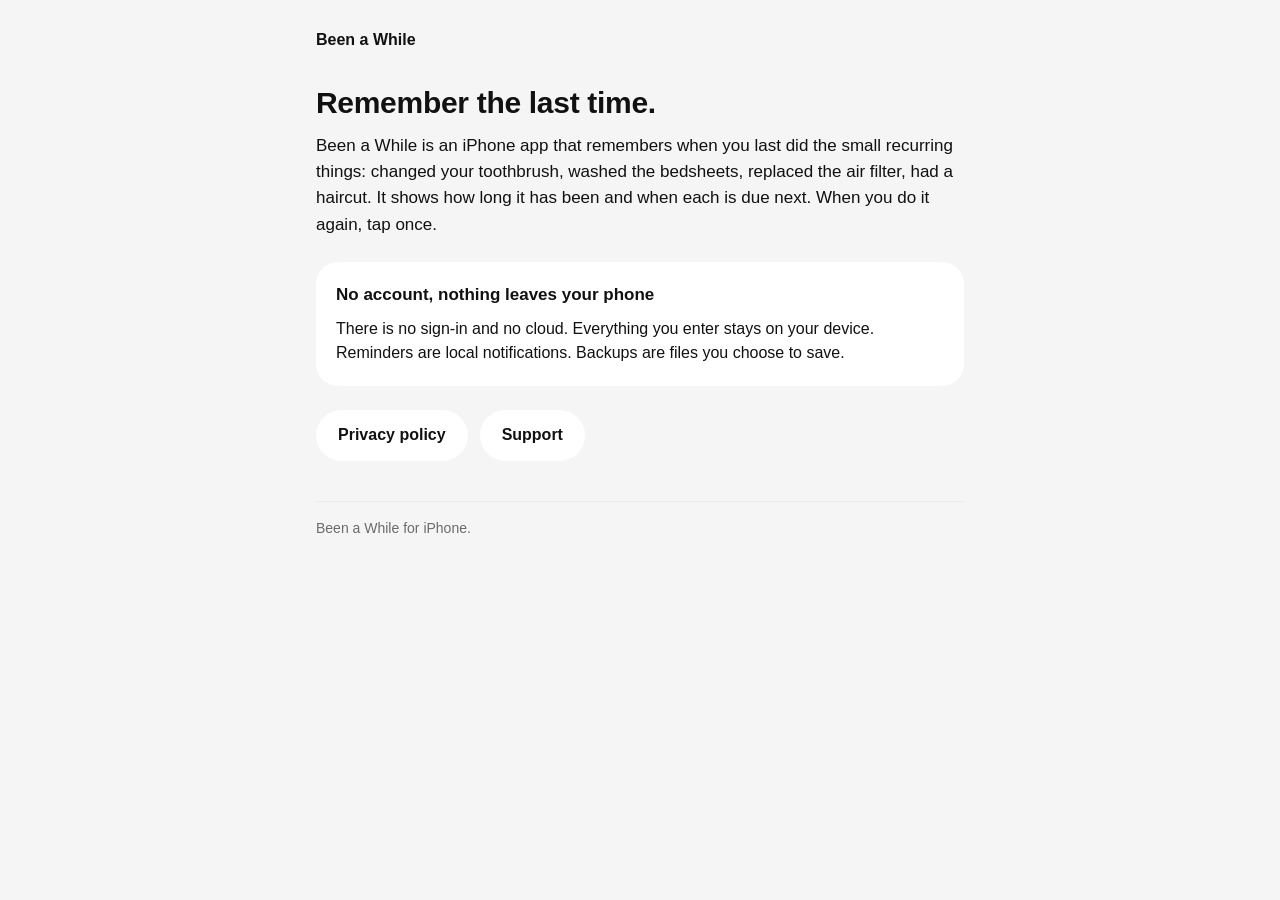
<file: index.html>
<!doctype html>
<html lang="en">
<head>
  <meta charset="utf-8">
  <meta name="viewport" content="width=device-width, initial-scale=1">
  <title>Been a While</title>
  <meta name="description" content="Been a While is an iPhone app that remembers when you last did the small recurring things: toothbrush, bedsheets, air filters, haircuts.">
  <link rel="stylesheet" href="style.css">
</head>
<body>
  <main>
    <header>
      <p class="brand">Been a While</p>
    </header>

    <h1>Remember the last time.</h1>
    <p class="lead">Been a While is an iPhone app that remembers when you last did the small recurring things: changed your toothbrush, washed the bedsheets, replaced the air filter, had a haircut. It shows how long it has been and when each is due next. When you do it again, tap once.</p>

    <section class="card">
      <h2>No account, nothing leaves your phone</h2>
      <p>There is no sign-in and no cloud. Everything you enter stays on your device. Reminders are local notifications. Backups are files you choose to save.</p>
    </section>

    <nav class="links">
      <a href="privacy/">Privacy policy</a>
      <a href="support/">Support</a>
    </nav>

    <footer>
      <p>Been a While for iPhone.</p>
    </footer>
  </main>
</body>
</html>
</file>
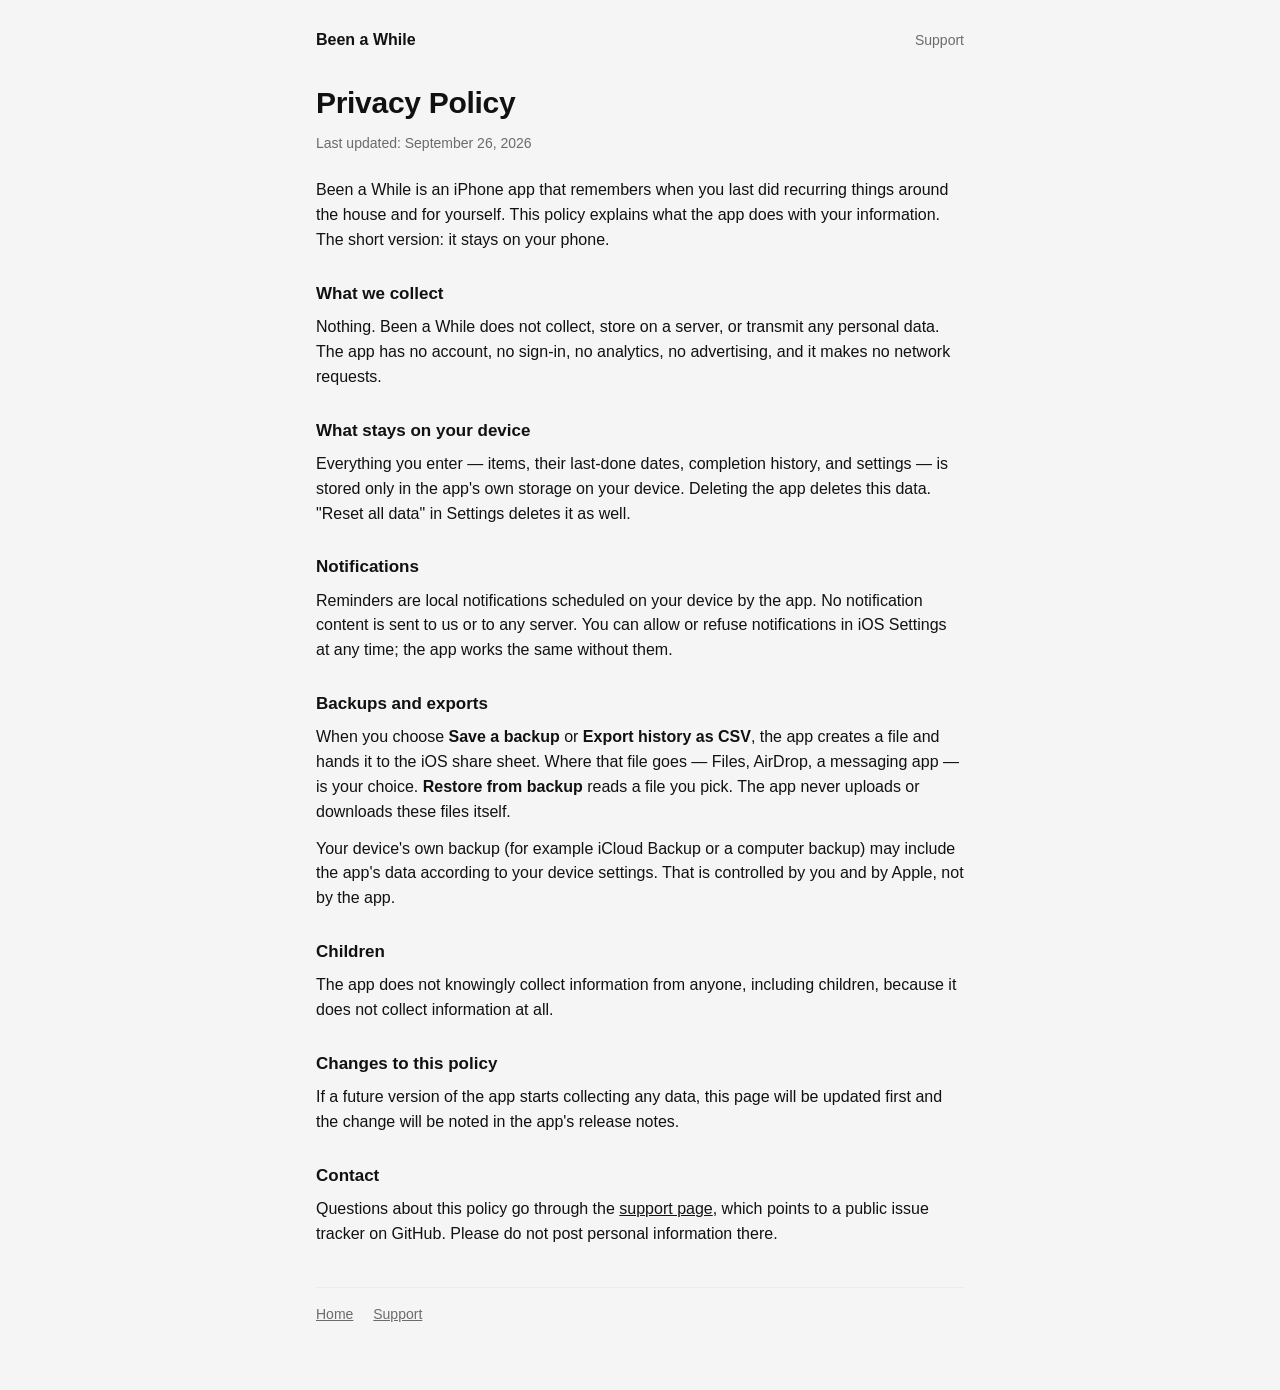
<file: privacy/index.html>
<!doctype html>
<html lang="en">
<head>
  <meta charset="utf-8">
  <meta name="viewport" content="width=device-width, initial-scale=1">
  <title>Privacy Policy — Been a While</title>
  <meta name="description" content="Been a While does not collect, store on a server, or transmit any personal data. Everything stays on your phone.">
  <link rel="stylesheet" href="../style.css">
</head>
<body>
  <main>
    <header>
      <p class="brand"><a href="../" style="text-decoration:none">Been a While</a></p>
      <nav><a href="../support/">Support</a></nav>
    </header>

    <h1>Privacy Policy</h1>
    <p class="updated">Last updated: September 26, 2026</p>

    <p>Been a While is an iPhone app that remembers when you last did recurring things around the house and for yourself. This policy explains what the app does with your information. The short version: it stays on your phone.</p>

    <h2>What we collect</h2>
    <p>Nothing. Been a While does not collect, store on a server, or transmit any personal data. The app has no account, no sign-in, no analytics, no advertising, and it makes no network requests.</p>

    <h2>What stays on your device</h2>
    <p>Everything you enter — items, their last-done dates, completion history, and settings — is stored only in the app's own storage on your device. Deleting the app deletes this data. "Reset all data" in Settings deletes it as well.</p>

    <h2>Notifications</h2>
    <p>Reminders are local notifications scheduled on your device by the app. No notification content is sent to us or to any server. You can allow or refuse notifications in iOS Settings at any time; the app works the same without them.</p>

    <h2>Backups and exports</h2>
    <p>When you choose <strong>Save a backup</strong> or <strong>Export history as CSV</strong>, the app creates a file and hands it to the iOS share sheet. Where that file goes — Files, AirDrop, a messaging app — is your choice. <strong>Restore from backup</strong> reads a file you pick. The app never uploads or downloads these files itself.</p>
    <p>Your device's own backup (for example iCloud Backup or a computer backup) may include the app's data according to your device settings. That is controlled by you and by Apple, not by the app.</p>

    <h2>Children</h2>
    <p>The app does not knowingly collect information from anyone, including children, because it does not collect information at all.</p>

    <h2>Changes to this policy</h2>
    <p>If a future version of the app starts collecting any data, this page will be updated first and the change will be noted in the app's release notes.</p>

    <h2>Contact</h2>
    <p>Questions about this policy go through the <a href="../support/">support page</a>, which points to a public issue tracker on GitHub. Please do not post personal information there.</p>

    <footer>
      <a href="../">Home</a>
      <a href="../support/">Support</a>
    </footer>
  </main>
</body>
</html>
</file>
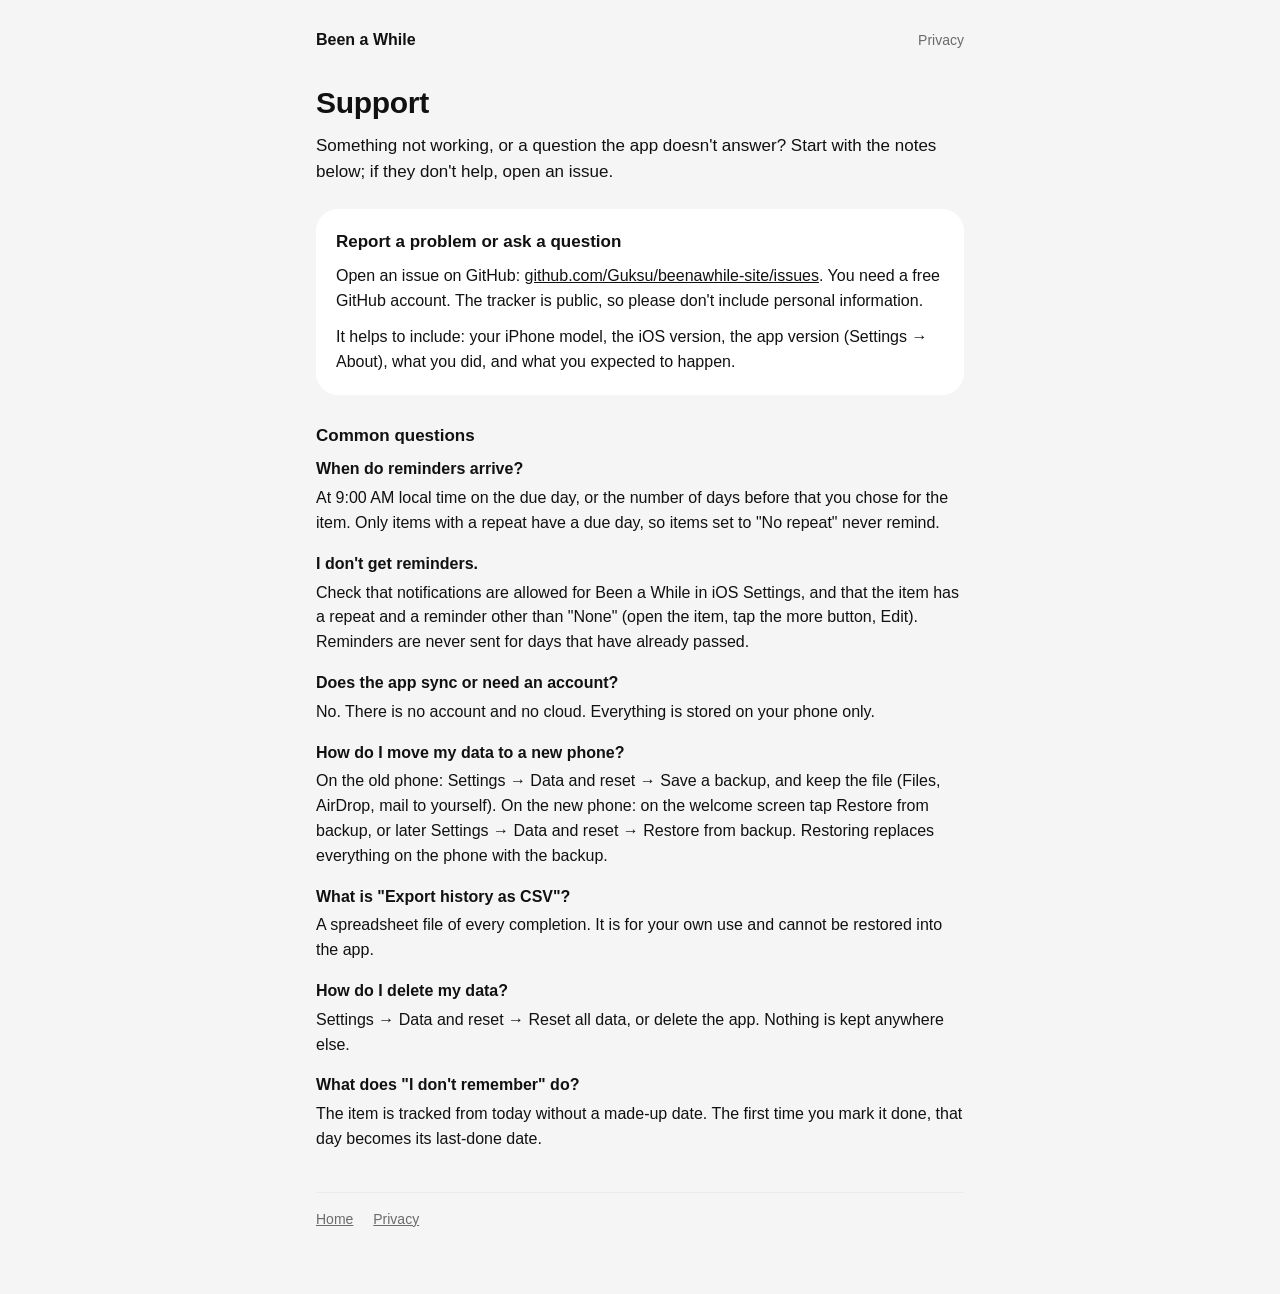
<file: support/index.html>
<!doctype html>
<html lang="en">
<head>
  <meta charset="utf-8">
  <meta name="viewport" content="width=device-width, initial-scale=1">
  <title>Support — Been a While</title>
  <meta name="description" content="Help for the Been a While iPhone app: how reminders work, backups, and how to report a problem.">
  <link rel="stylesheet" href="../style.css">
</head>
<body>
  <main>
    <header>
      <p class="brand"><a href="../" style="text-decoration:none">Been a While</a></p>
      <nav><a href="../privacy/">Privacy</a></nav>
    </header>

    <h1>Support</h1>
    <p class="lead">Something not working, or a question the app doesn't answer? Start with the notes below; if they don't help, open an issue.</p>

    <section class="card">
      <h2>Report a problem or ask a question</h2>
      <p>Open an issue on GitHub: <a href="https://github.com/Guksu/beenawhile-site/issues">github.com/Guksu/beenawhile-site/issues</a>. You need a free GitHub account. The tracker is public, so please don't include personal information.</p>
      <p>It helps to include: your iPhone model, the iOS version, the app version (Settings → About), what you did, and what you expected to happen.</p>
    </section>

    <h2>Common questions</h2>
    <dl>
      <dt>When do reminders arrive?</dt>
      <dd>At 9:00 AM local time on the due day, or the number of days before that you chose for the item. Only items with a repeat have a due day, so items set to "No repeat" never remind.</dd>

      <dt>I don't get reminders.</dt>
      <dd>Check that notifications are allowed for Been a While in iOS Settings, and that the item has a repeat and a reminder other than "None" (open the item, tap the more button, Edit). Reminders are never sent for days that have already passed.</dd>

      <dt>Does the app sync or need an account?</dt>
      <dd>No. There is no account and no cloud. Everything is stored on your phone only.</dd>

      <dt>How do I move my data to a new phone?</dt>
      <dd>On the old phone: Settings → Data and reset → Save a backup, and keep the file (Files, AirDrop, mail to yourself). On the new phone: on the welcome screen tap Restore from backup, or later Settings → Data and reset → Restore from backup. Restoring replaces everything on the phone with the backup.</dd>

      <dt>What is "Export history as CSV"?</dt>
      <dd>A spreadsheet file of every completion. It is for your own use and cannot be restored into the app.</dd>

      <dt>How do I delete my data?</dt>
      <dd>Settings → Data and reset → Reset all data, or delete the app. Nothing is kept anywhere else.</dd>

      <dt>What does "I don't remember" do?</dt>
      <dd>The item is tracked from today without a made-up date. The first time you mark it done, that day becomes its last-done date.</dd>
    </dl>

    <footer>
      <a href="../">Home</a>
      <a href="../privacy/">Privacy</a>
    </footer>
  </main>
</body>
</html>
</file>
<file: style.css>
:root {
  --bg: #f5f5f5;
  --card: #ffffff;
  --label: #111111;
  --secondary: #6b6b6b;
  --accent: #3d3d40;
  --separator: #ebebeb;
}

* { box-sizing: border-box; }

body {
  margin: 0;
  background: var(--bg);
  color: var(--label);
  font: 16px/1.55 -apple-system, BlinkMacSystemFont, "SF Pro Text", "Helvetica Neue", Arial, sans-serif;
  -webkit-font-smoothing: antialiased;
}

main {
  max-width: 680px;
  margin: 0 auto;
  padding: 28px 16px 64px;
}

header { display: flex; align-items: center; justify-content: space-between; gap: 16px; }
.brand { font-weight: 600; margin: 0; }
header nav a, .links a { color: var(--label); text-decoration: none; font-weight: 600; }
header nav a { color: var(--secondary); font-weight: 500; font-size: 14px; margin-left: 16px; }

h1 { font-size: 30px; line-height: 1.2; font-weight: 600; letter-spacing: -0.3px; margin: 32px 0 12px; }
h2 { font-size: 17px; font-weight: 600; margin: 28px 0 8px; }
p, li { margin: 0 0 12px; }
.lead { font-size: 17px; }
.muted { color: var(--secondary); }
.updated { color: var(--secondary); font-size: 14px; margin-bottom: 24px; }

.card {
  background: var(--card);
  border-radius: 22px;
  padding: 20px;
  margin: 24px 0;
}
.card h2:first-child { margin-top: 0; }
.card p:last-child, .card ul:last-child { margin-bottom: 0; }

.links { display: flex; flex-wrap: wrap; gap: 12px; margin: 24px 0; }
.links a {
  display: inline-block;
  background: var(--card);
  border-radius: 999px;
  padding: 13px 22px;
}
.links a.primary { background: var(--accent); color: #ffffff; }

ul { padding-left: 20px; }
dl { margin: 0; }
dt { font-weight: 600; margin-top: 16px; }
dd { margin: 4px 0 0; color: var(--label); }
dt:first-child { margin-top: 0; }

a { color: var(--label); }

footer {
  margin-top: 40px;
  padding-top: 16px;
  border-top: 1px solid var(--separator);
  color: var(--secondary);
  font-size: 14px;
}
footer a { color: var(--secondary); margin-right: 16px; }
</file>
